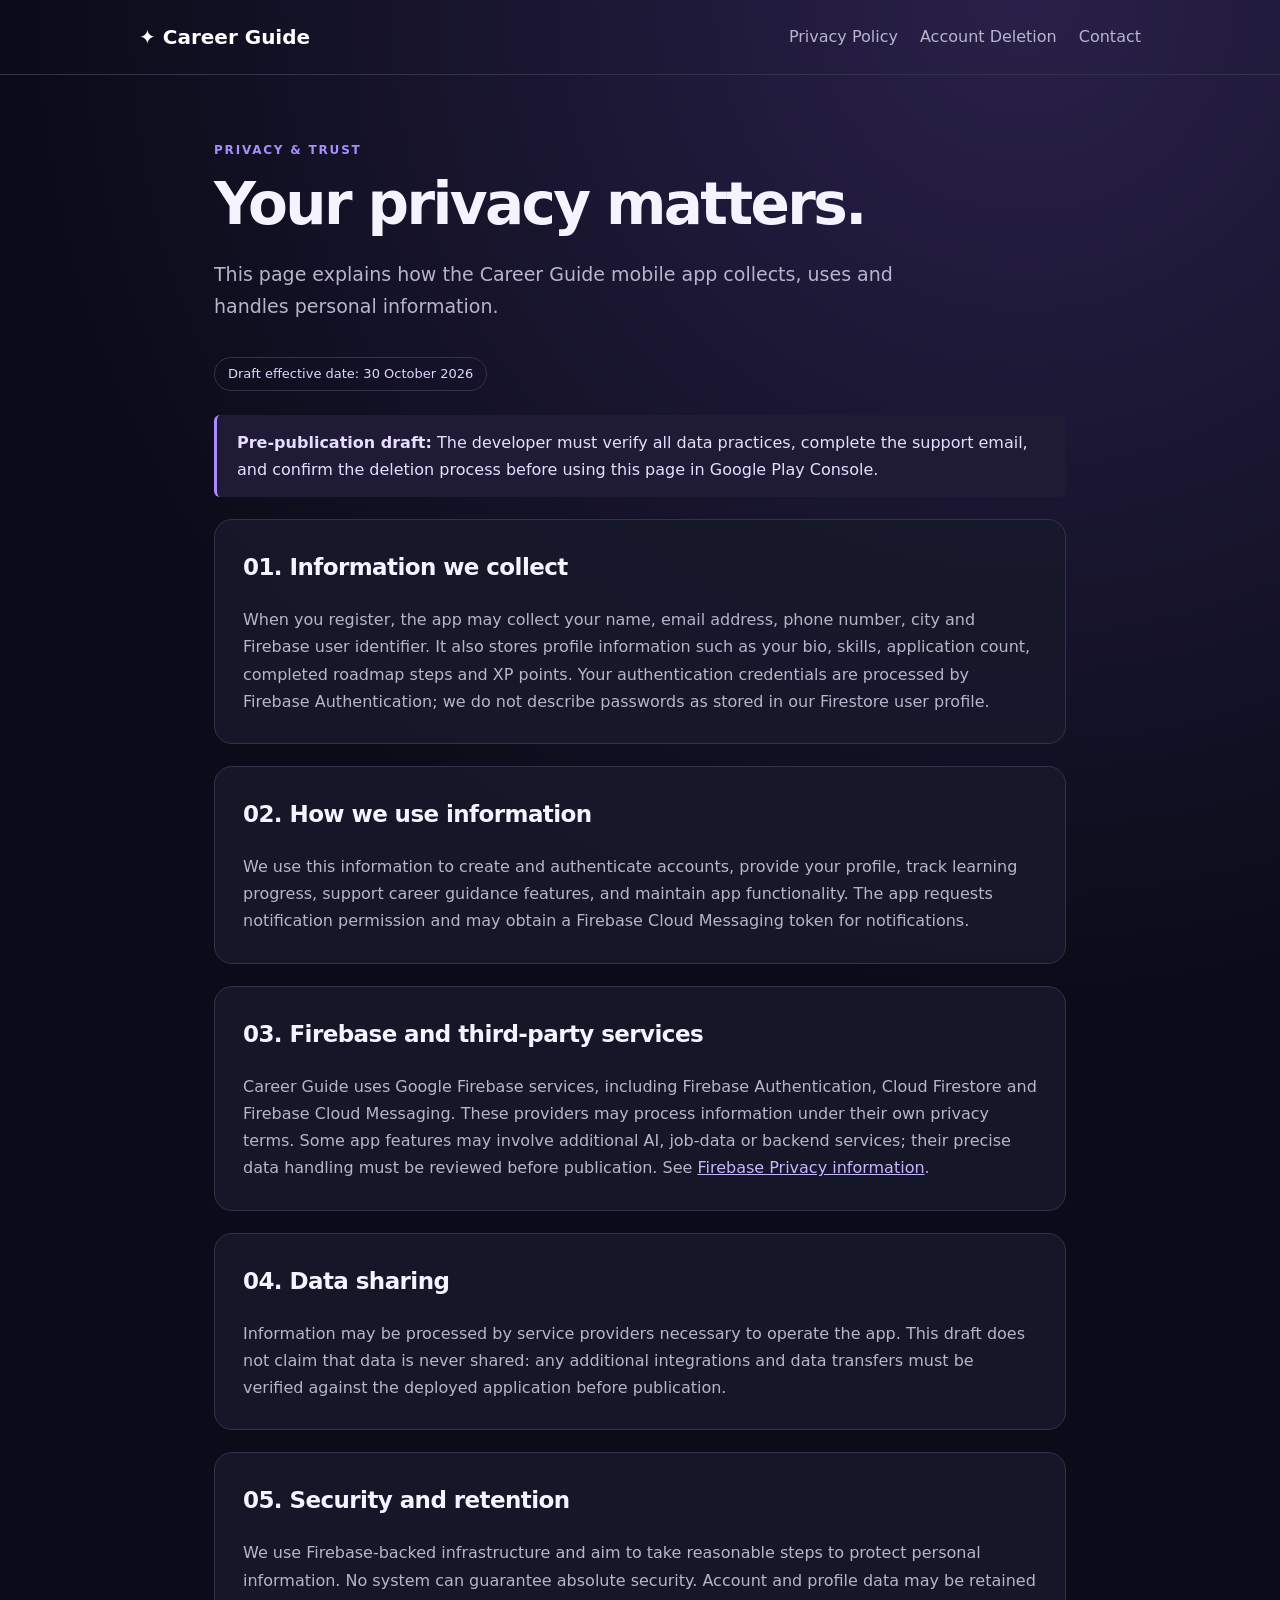
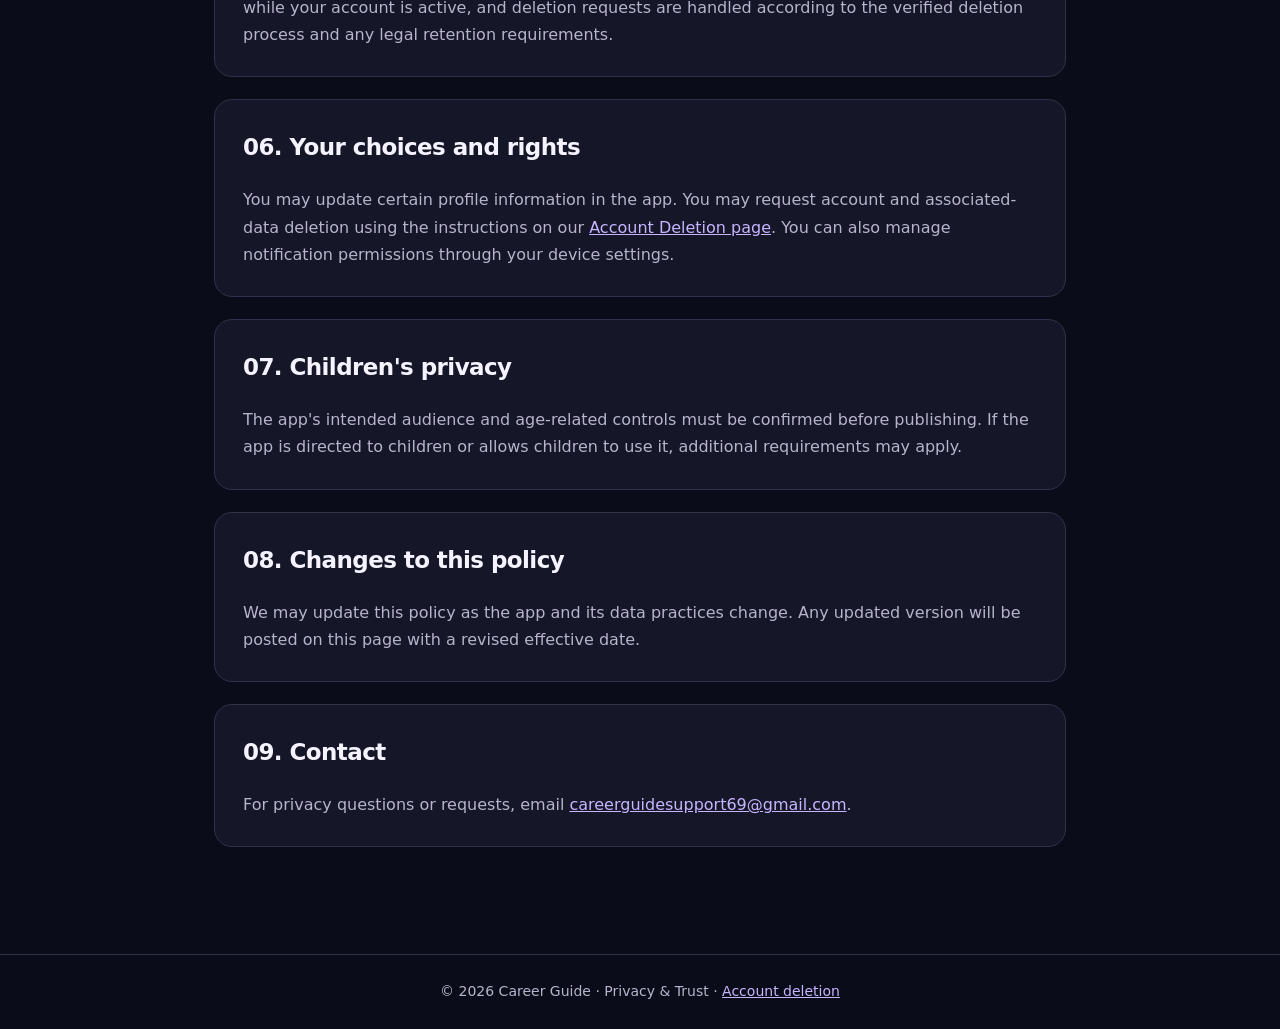
<file: index.html>
<!doctype html><html lang="en"><head><meta charset="utf-8"><meta name="viewport" content="width=device-width,initial-scale=1"><meta name="description" content="Career Guide app privacy policy"><title>Privacy Policy | Career Guide</title><link rel="stylesheet" href="style.css"></head><body><header><nav><a class="brand" href="index.html">✦ Career Guide</a><div class="links"><a href="index.html">Privacy Policy</a><a href="deletion.html">Account Deletion</a><a href="mailto:careerguidesupport69@gmail.com">Contact</a></div></nav></header><main><div class="eyebrow">Privacy &amp; Trust</div><h1>Your privacy matters.</h1><p class="intro">This page explains how the Career Guide mobile app collects, uses and handles personal information.</p><span class="pill">Draft effective date: 30 October 2026</span><div class="notice"><strong>Pre-publication draft:</strong> The developer must verify all data practices, complete the support email, and confirm the deletion process before using this page in Google Play Console.</div><section class="panel"><h2>01. Information we collect</h2><p>When you register, the app may collect your name, email address, phone number, city and Firebase user identifier. It also stores profile information such as your bio, skills, application count, completed roadmap steps and XP points. Your authentication credentials are processed by Firebase Authentication; we do not describe passwords as stored in our Firestore user profile.</p></section>
<section class="panel"><h2>02. How we use information</h2><p>We use this information to create and authenticate accounts, provide your profile, track learning progress, support career guidance features, and maintain app functionality. The app requests notification permission and may obtain a Firebase Cloud Messaging token for notifications.</p></section>
<section class="panel"><h2>03. Firebase and third-party services</h2><p>Career Guide uses Google Firebase services, including Firebase Authentication, Cloud Firestore and Firebase Cloud Messaging. These providers may process information under their own privacy terms. Some app features may involve additional AI, job-data or backend services; their precise data handling must be reviewed before publication. See <a href='https://firebase.google.com/support/privacy' target='_blank' rel='noopener noreferrer'>Firebase Privacy information</a>.</p></section>
<section class="panel"><h2>04. Data sharing</h2><p>Information may be processed by service providers necessary to operate the app. This draft does not claim that data is never shared: any additional integrations and data transfers must be verified against the deployed application before publication.</p></section>
<section class="panel"><h2>05. Security and retention</h2><p>We use Firebase-backed infrastructure and aim to take reasonable steps to protect personal information. No system can guarantee absolute security. Account and profile data may be retained while your account is active, and deletion requests are handled according to the verified deletion process and any legal retention requirements.</p></section>
<section class="panel"><h2>06. Your choices and rights</h2><p>You may update certain profile information in the app. You may request account and associated-data deletion using the instructions on our <a href='deletion.html'>Account Deletion page</a>. You can also manage notification permissions through your device settings.</p></section>
<section class="panel"><h2>07. Children's privacy</h2><p>The app's intended audience and age-related controls must be confirmed before publishing. If the app is directed to children or allows children to use it, additional requirements may apply.</p></section>
<section class="panel"><h2>08. Changes to this policy</h2><p>We may update this policy as the app and its data practices change. Any updated version will be posted on this page with a revised effective date.</p></section>
<section class="panel"><h2>09. Contact</h2><p>For privacy questions or requests, email <a href="mailto:careerguidesupport69@gmail.com">careerguidesupport69@gmail.com</a>.</p></section></main><footer>© 2026 Career Guide · Privacy &amp; Trust · <a href="deletion.html">Account deletion</a></footer></body></html>
</file>
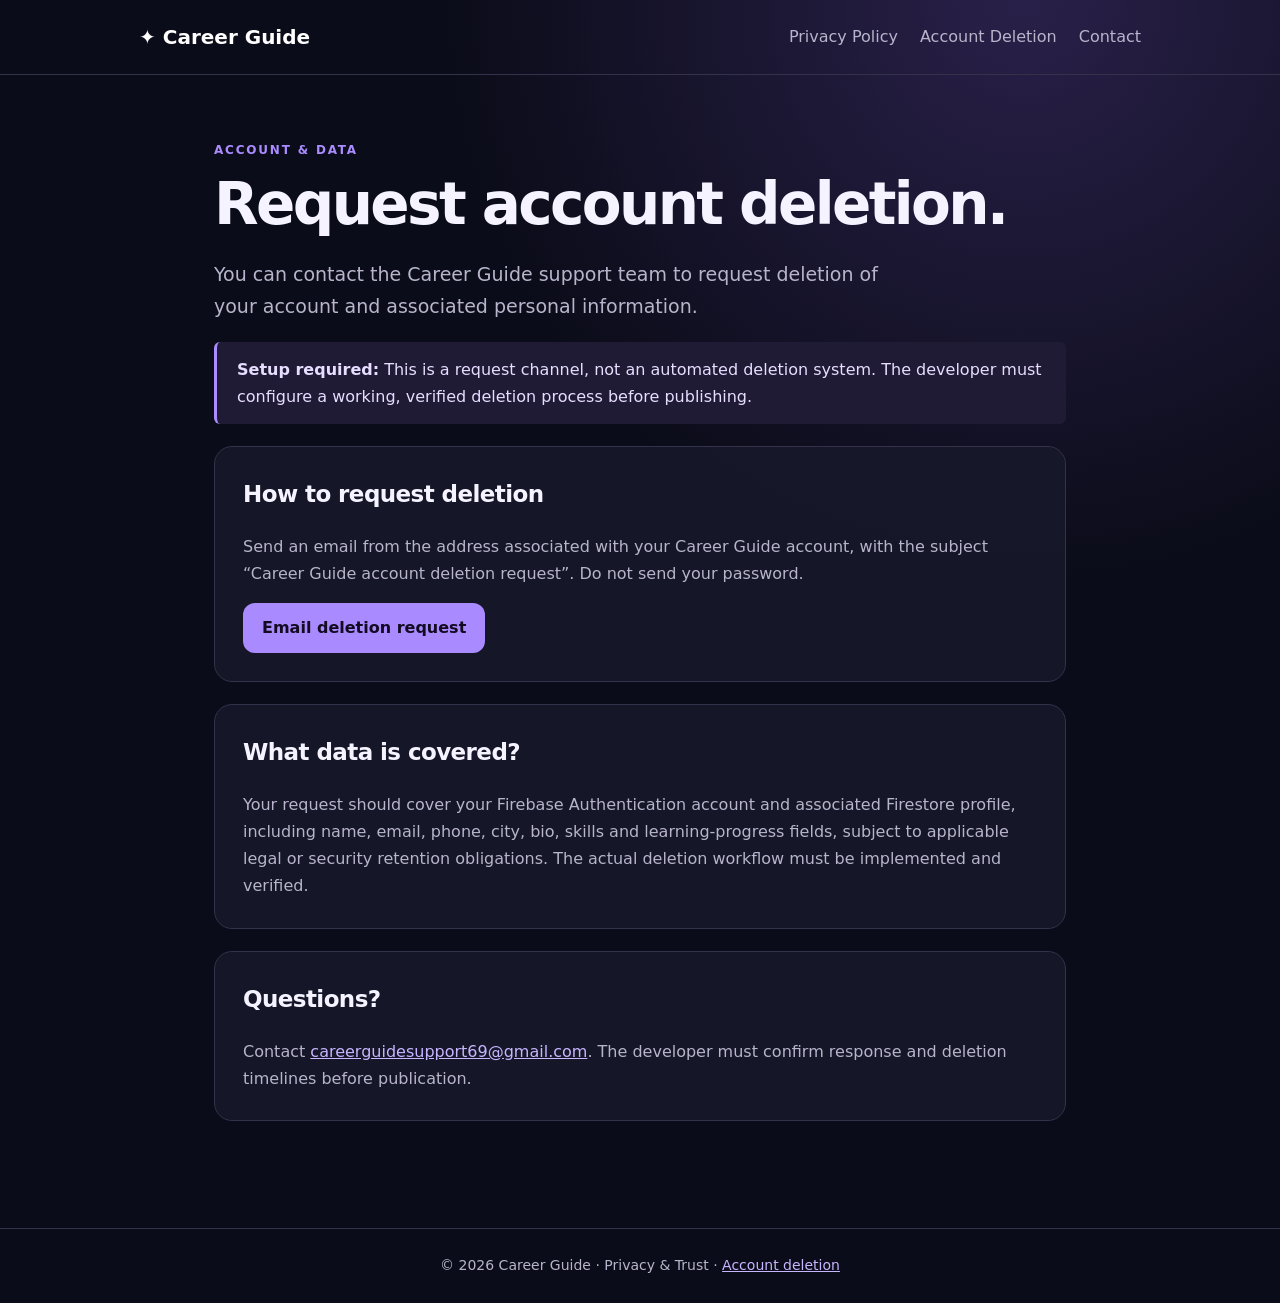
<file: deletion.html>
<!doctype html>
<html lang="en">
<head>
<meta charset="utf-8">
<meta name="viewport" content="width=device-width,initial-scale=1">
<meta name="description" content="Request Career Guide account and data deletion">
<title>Account Deletion | Career Guide</title>
<link rel="stylesheet" href="style.css">
</head>
<body>
<header>
<nav>
<a class="brand" href="index.html">✦ Career Guide</a>
<div class="links">
<a href="index.html">Privacy Policy</a>
<a href="deletion.html">Account Deletion</a>
<a href="mailto:careerguidesupport69@gmail.com">Contact</a>
</div>
</nav>
</header>

<main>
<div class="eyebrow">Account &amp; Data</div>
<h1>Request account deletion.</h1>

<p class="intro">
You can contact the Career Guide support team to request deletion of your account and associated personal information.
</p>

<div class="notice">
<strong>Setup required:</strong>
This is a request channel, not an automated deletion system.
The developer must configure a working, verified deletion process before publishing.
</div>

<section class="panel">
<h2>How to request deletion</h2>
<p>
Send an email from the address associated with your Career Guide account, with the subject “Career Guide account deletion request”. Do not send your password.
</p>
<a class="button"
href="mailto:careerguidesupport69@gmail.com?subject=Career%20Guide%20account%20deletion%20request">
Email deletion request
</a>
</section>

<section class="panel">
<h2>What data is covered?</h2>
<p>
Your request should cover your Firebase Authentication account and associated Firestore profile, including name, email, phone, city, bio, skills and learning-progress fields, subject to applicable legal or security retention obligations. The actual deletion workflow must be implemented and verified.
</p>
</section>

<section class="panel">
<h2>Questions?</h2>
<p>
Contact
<a href="mailto:careerguidesupport69@gmail.com">careerguidesupport69@gmail.com</a>.
The developer must confirm response and deletion timelines before publication.
</p>
</section>
</main>

<footer>
© 2026 Career Guide · Privacy &amp; Trust ·
<a href="deletion.html">Account deletion</a>
</footer>
</body>
</html>
</file>
<file: style.css>
:root{color-scheme:dark;--bg:#0b0c19;--panel:#17182b;--ink:#f5f3ff;--muted:#b7b4cb;--accent:#aa8cff;--line:#34314a}
*{box-sizing:border-box}html{scroll-behavior:smooth}body{margin:0;background:radial-gradient(circle at 80% 0%,#292049 0%,transparent 35%),var(--bg);color:var(--ink);font:16px/1.7 system-ui,-apple-system,Segoe UI,sans-serif}
a{color:#c7b5ff}header{border-bottom:1px solid var(--line)}nav{max-width:1050px;margin:auto;padding:20px 24px;display:flex;align-items:center;justify-content:space-between;gap:20px;flex-wrap:wrap}nav .brand{font-weight:800;font-size:20px;text-decoration:none;color:white}nav .links{display:flex;gap:22px;flex-wrap:wrap}nav .links a{text-decoration:none;color:var(--muted)}main{max-width:900px;margin:auto;padding:65px 24px 85px}.eyebrow{color:var(--accent);font-weight:700;letter-spacing:.15em;text-transform:uppercase;font-size:12px}h1{font-size:clamp(35px,7vw,58px);line-height:1.13;letter-spacing:-.045em;margin:12px 0 20px}h2{font-size:23px;letter-spacing:-.025em;margin-top:0}p,li{color:var(--muted)}.intro{font-size:19px;max-width:700px}.pill{display:inline-block;border:1px solid var(--line);padding:5px 13px;border-radius:99px;color:#ded6ff;font-size:13px;margin:15px 0 24px}.panel{background:rgba(23,24,43,.88);border:1px solid var(--line);border-radius:18px;padding:28px;margin:22px 0}.panel p:last-child{margin-bottom:0}.notice{border-left:3px solid var(--accent);padding:14px 20px;background:#201b35;color:#e6ddff;border-radius:6px}footer{border-top:1px solid var(--line);padding:25px;text-align:center;color:var(--muted);font-size:14px}.button{display:inline-block;padding:11px 19px;border-radius:12px;background:#a98aff;color:#120b22;font-weight:700;text-decoration:none}.button:hover{background:#c6b2ff}@media(max-width:550px){main{padding-top:45px}.panel{padding:21px}}
</file>
